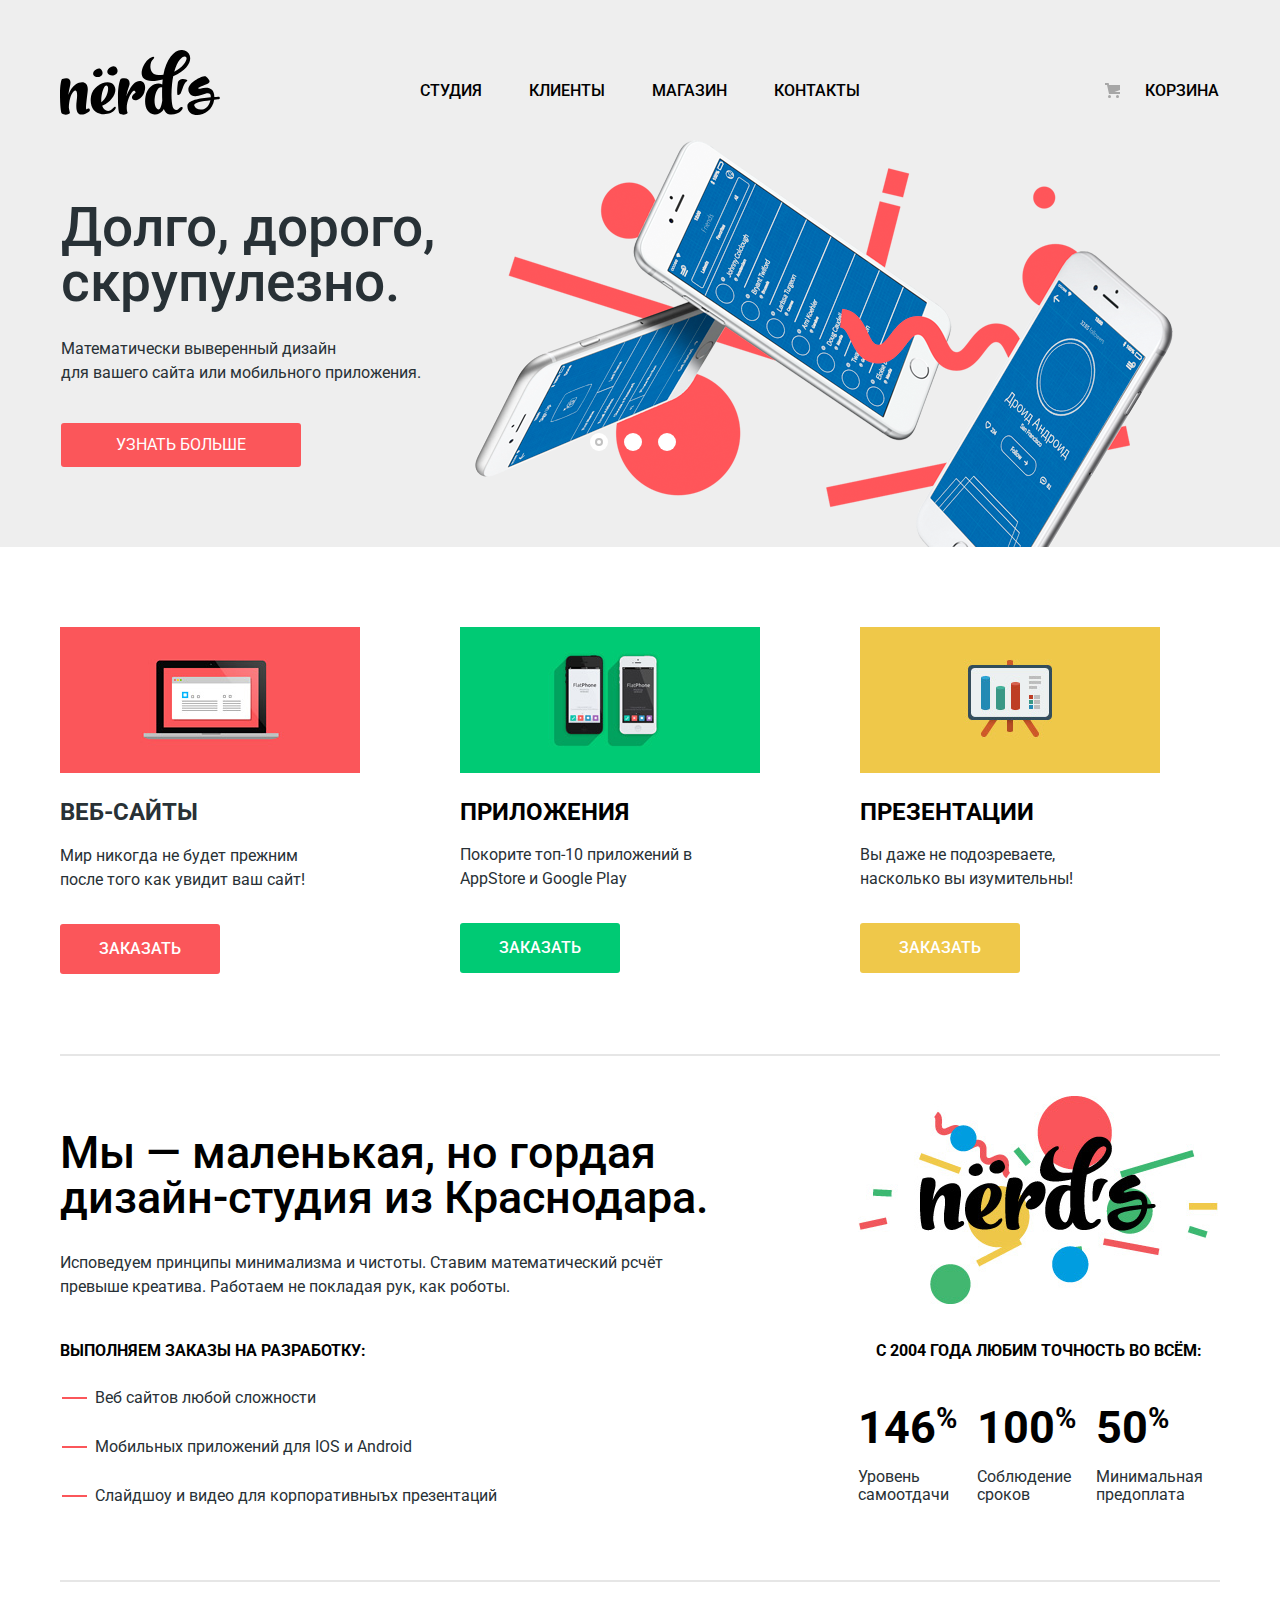
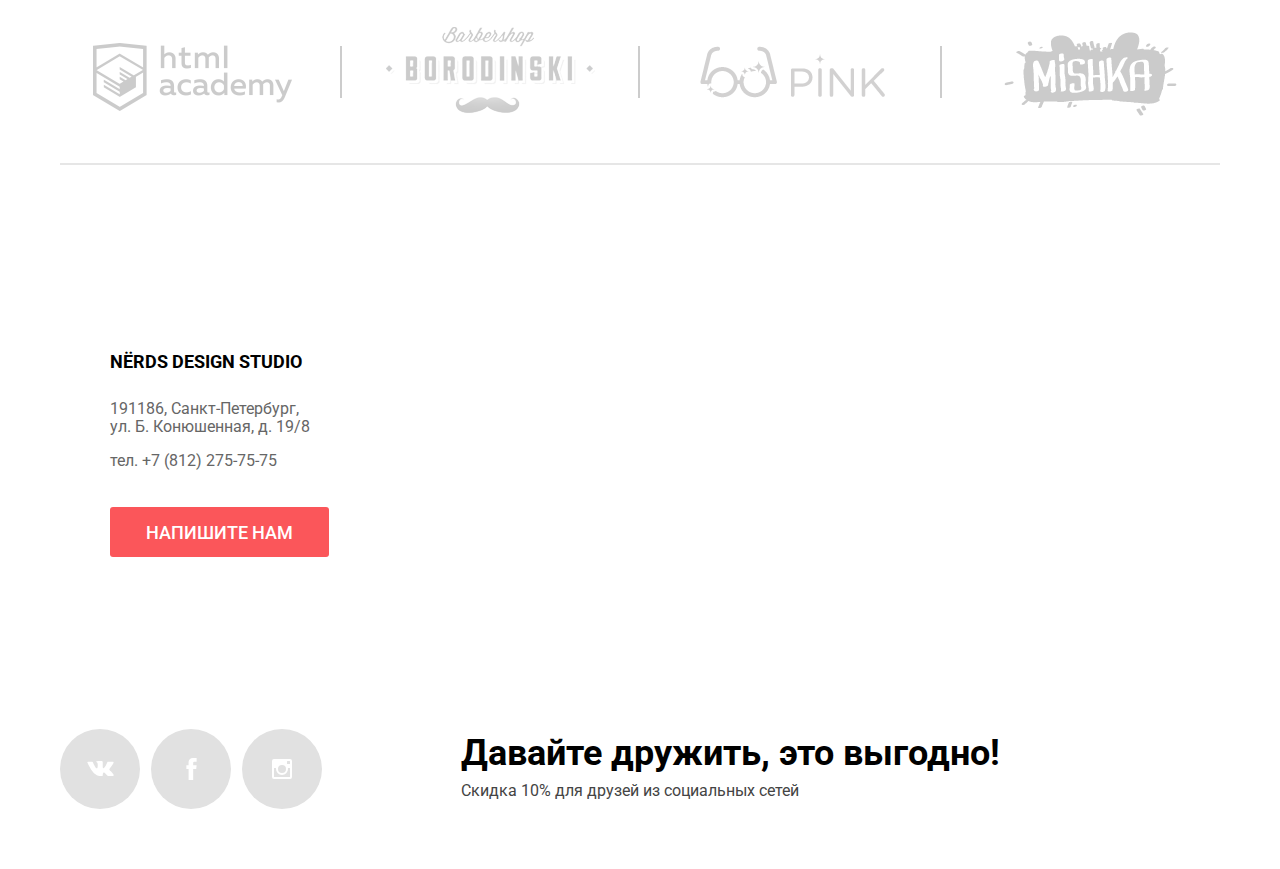
<file: index.html>
<!DOCTYPE html>
<html lang="ru">
  <head>
    <meta charset="utf-8">
    <title>HTML Academy: Нёрдс</title>
    <link href="https://fonts.googleapis.com/css?family=Roboto:100,300,400,500,700,900&amp;subset=cyrillic,cyrillic-ext,latin-ext" rel="stylesheet">
    <link href="css/normalize.css" rel="stylesheet">
    <link href="css/style.min.css" rel="stylesheet">
  </head>
  <body class="index-page">
    <header class="wrapper-header">
    <div class="main-header">
      <div class="main-container">
        <div class="wrapper">
      <div class="main-logo">
        <img class="top-logo" src="img/nerds-logo.svg" alt="Логотип дизайн студии нрёрдс" width="160" height="65" >
	  </div>
    <nav class="main-nav" aria-label="Основное меню навигации">
      <ul class="site-navigation">
        <li class="site-navigation-list">
          <a href="#">СТУДИЯ</a>
        </li>
          <li class="site-navigation-list">
            <a href="#">КЛИЕНТЫ</a>
          </li>
          <li class="site-navigation-list">
            <a href="catalog.html">МАГАЗИН</a>
          </li>
          <li class="site-navigation-list">
            <a href="#">КОНТАКТЫ</a>
          </li> 
        </ul>
		  <ul class="user-navigation">
            <li><a class="user-navigation-list" href="#" aria-label="корзина с вашими покупками">КОРЗИНА</a></li>
          </ul>
      </nav>
        </div>
      <div class="page-title">
        <h1 class="visually-hidden">Нёрдс - дизайн студия из Краснодара</h1>
      </div>
      <section class="slider">
      <div class="container">
        <h2 class="visually-hidden">Преимущества</h2>
        <input class="visually-hidden" type="radio" id="product-1" name="toggle" checked>
        <input class="visually-hidden" type="radio" id="product-2" name="toggle">
        <input class="visually-hidden" type="radio" id="product-3" name="toggle">
        <div class="slider-controls">
          <label class="slider-controls-item slider-controls-item--1" for="product-1">Первый</label>
          <label class="slider-controls-item slider-controls-item--2" for="product-2">Второй</label>
          <label class="slider-controls-item slider-controls-item--3" for="product-3">Третий</label>
        </div>
        <ul class="slider-list">
          <li class="slider-item">
            <h3>Долго, дорого,<br> скрупулезно.</h3>
            <p>Математически выверенный дизайн<br> для вашего сайта или мобильного приложения.</p>
            <a class="slider-item-button button" href="#">УЗНАТЬ БОЛЬШЕ</a>
          </li>
          <li class="slider-item">
            <h3>Любим математику как никто другой</h3>
            <p>Никакого креатива, только математические формулы для расчета идеальных пропорций.</p>
            <a class="slider-item-button button" href="#">УЗНАТЬ БОЛЬШЕ</a>
          </li>
          <li class="slider-item">
            <h3>Только ночь,<br> только хардкор</h3>
            <p>Работать днем, как все? Мы против этого.<br> Ближе к полуночи работа только начинается.</p>
            <a class="slider-item-button button" href="#">УЗНАТЬ БОЛЬШЕ</a>
          </li>
        </ul>  
      </div>
    </section>
      </div>
      </div>
    </header>
	  <main class="main-container">
        <section class="our-service">
          <div class="service-item">
            <img class="servise-item-red" src="img/illustration-red.jpg" alt="Веб-сайты" width="300" height="146">
            <h2 class="service-title">ВЕБ-САЙТЫ</h2>
            <p>Мир никогда не будет прежним <br> после того как увидит ваш сайт!</p>
            <div class="btn btn-service-red">
            <a class="service-link" href="catalog.html" aria-label="Заказать Веб сайт">ЗАКАЗАТЬ</a>
            </div>
          </div>
		  <div class="service-item">
            <img class="service-item-green" src="img/illustration-green.jpg" alt="Приложения" width="300" height="146">
            <h2 class="servise-title">ПРИЛОЖЕНИЯ</h2>
            <p>Покорите топ-10 приложений в<br> AppStore и Google Play</p>
            <div class="btn btn-service-green">
            <a class="service-link" href="#" aria-label="Заказать приложение">ЗАКАЗАТЬ</a>
            </div>
          </div>
          <div class="service-item">
            <img class="servise-item-yellow" src="img/illustration-yellow.jpg" alt="Призентации" width="300" height="146">
            <h2 class="servise-title">ПРEЗЕНТАЦИИ</h2>
            <p>Вы даже не подозреваете,<br> насколько вы изумительны!</p>
            <div class="btn btn-service-yellow">
            <a class="service-link" href="#" aria-label="Заказать призентацию">ЗАКАЗАТЬ</a>
          </div>
          </div>
        </section>
        <hr class="long-line-center">
         <div class="studio-wrapper"> 
          <div class="studio-info">
            <p class="studio-info-title"><span class="slogan">Мы &#8212; маленькая, но гордая <br>дизайн-студия из Краснодара.</span></p>
            <p class="lead-info">Исповедуем принципы минимализма и чистоты.
                  Ставим математический рсчёт <br> превыше креатива. Работаем не покладая рук,
                  как роботы.</p>
            <h3 class="studio-info-label">ВЫПОЛНЯЕМ ЗАКАЗЫ НА РАЗРАБОТКУ:</h3>
              <ul class="studio-info-service">
                <li class="studio-service">Веб сайтов любой сложности</li>
                <li class="studio-service">Мобильных приложений для IOS и Android</li>
                <li class="studio-service">Слайдшоу и видео для корпоративныъх презентаций</li>  
              </ul>
           </div>
             <div class="features">
               <div class="big-logo">
                 <img class="big-logo-neards" src="img/nerds-illustration.jpg" alt="второй логотип студии нёрдс" width="360" height="208">
               </div>
                 <h3 class="title-feautures">С 2004 ГОДА ЛЮБИМ ТОЧНОСТЬ ВО ВСЁМ:</h3>
               <div class="features-item-wrapper">
               <div class="features-item">
                 <span class="feauteres-percent">146<sup>%</sup></span>
                 <p>Уровень самоотдачи</p>
               </div>
               <div class="features-item">
                 <span class="feauteres-percent">100<sup>%</sup></span>
                 <p>Соблюдение сроков</p>
               </div>
               <div class="features-item">
                 <span class="feauteres-percent">50<sup>%</sup></span>
                 <p>Минимальная предоплата</p>
               </div>
            </div>
           </div>
        </div>
          <hr class="long-line">
            <div class="clients">
              <div class="clients-item clients-academy">
                <a class="client" href="https://htmlacademy.ru/intensive/htmlcss">
                  <img src="img/logo-academy.png" alt="Наш клиент HTML Academy интерактивные онлайн курсы" width="199" height="68">
                </a>
              </div>
              <div class="clients-item clients-barbershop">
                <a class="client client-barbershop" href="#">
                  <img src="img/logo-barbershop.png" alt="Наш клиент Barbershop Borodinski мужской салон красоты" width="209" height="90">
                </a>
              </div>
              <div class="clients-item clients-pink">
                <a class="client" href="#">
                  <img src="img/logo-pink.png" alt="Наш клиент Pink приложения для ваших смартфонов" width="185" height="52">
                </a>
              </div>
              <div class="clients-item clients-mishka">
                <a class="client" href="#">
                  <img src="img/logo-mishka.png" alt="Наш клиент Mishka милые штучки ручной работы для дома " width="173" height="84">
                </a>
              </div>
            </div> 
      <hr class="long-line-bottom">
    </main>
     <section class="contacts-map">
       <div class="main-container map-container">
         <div class="our-adress">
           <h2 class="title-our-adress">NЁRDS DESIGN STUDIO</h2>
           <p>191186, Санкт-Петербург,<br>
             ул. Б. Конюшенная, д. 19/8</p>
           <p>тел. +7 (812) 275-75-75</p>
           <div class="write write-us-btn">
             <a class="write-us" href="feedbackform.html">НАПИШИТЕ НАМ</a>
           </div>
         </div>
       </div>
       <iframe src="https://www.google.com/maps/embed?pb=!1m18!1m12!1m3!1d1998.6395928114125!2d30.32394697022228!3d59.93812238242154!2m3!1f0!2f0!3f0!3m2!1i1024!2i768!4f13.1!3m3!1m2!1s0x4696310fca5ba729%3A0xea9c53d4493c879f!2z0JHQvtC70YzRiNCw0Y8g0JrQvtC90Y7RiNC10L3QvdCw0Y8g0YPQuy4sIDE5LCDQodCw0L3QutGCLdCf0LXRgtC10YDQsdGD0YDQsywgMTkxMTg2!5e0!3m2!1sru!2sru!4v1536041090232" width="4000" height="416" style="border:0" allowfullscreen></iframe>
       <img class="visually-hidden" src="img/map-img.jpg" alt="Офис компании по адресу ул. Большая Конюшенная 19/8, Санкт-Петербург" width="1440" height="416">
       <div class="marker-map"></div>
    </section>
    <footer class="main-container">
      <div class="social">
           <ul class="social-button">
                   <li><a class="social-btn social-btn-vk" href="#">ВКонакте<svg xmlns="http://www.w3.org/2000/svg" width="27" height="15" viewBox="0 0 26.14 14.91">
          <path d="M26 13.47l-.09-.17a13.55 13.55 0 0 0-2.6-3q-.87-.83-1.1-1.12A1 1 0 0 1 22 8a10.27 10.27 0 0 1 1.22-1.78l.88-1.16q2.35-3.13 2-4L26 .94a.8.8 0 0 0-.4-.22 2.14 2.14 0 0 0-.87 0h-3.92a.51.51 0 0 0-.27 0h-.3a.6.6 0 0 0-.15.14.93.93 0 0 0-.14.24 22.22 22.22 0 0 1-1.46 3.06q-.5.84-.93 1.46a7 7 0 0 1-.71.91 4.94 4.94 0 0 1-.52.47q-.23.18-.35.15l-.23-.05a.9.9 0 0 1-.31-.33 1.49 1.49 0 0 1-.16-.53v-.55-.65-.57-1.12-1-.75a3.14 3.14 0 0 0 0-.62 2.12 2.12 0 0 0-.14-.44.73.73 0 0 0-.28-.33 1.57 1.57 0 0 0-.46-.18A9 9 0 0 0 12.57 0a8.93 8.93 0 0 0-3.25.33 1.83 1.83 0 0 0-.52.41q-.25.3-.07.33a1.67 1.67 0 0 1 1.16.59l.08.16a2.6 2.6 0 0 1 .19.63 6.32 6.32 0 0 1 .12 1 10.59 10.59 0 0 1 0 1.7q-.07.71-.13 1.1a2.21 2.21 0 0 1-.18.64 2.69 2.69 0 0 1-.16.3l-.07.07a1 1 0 0 1-.37.07.86.86 0 0 1-.46-.19 3.27 3.27 0 0 1-.56-.52 7 7 0 0 1-.66-.93q-.37-.6-.76-1.42l-.22-.39q-.2-.38-.56-1.11t-.62-1.43A.9.9 0 0 0 5.2.9h-.07a.93.93 0 0 0-.22-.16A1.44 1.44 0 0 0 4.6.65L.87.68A1 1 0 0 0 .1.94L0 1a.44.44 0 0 0 0 .22 1.08 1.08 0 0 0 .08.37Q.9 3.53 1.86 5.31t1.66 2.87Q4.23 9.27 5 10.24t1 1.24l.37.41.34.33a8.06 8.06 0 0 0 1 .78 16.34 16.34 0 0 0 1.4.9 7.6 7.6 0 0 0 1.79.72 6.19 6.19 0 0 0 2 .22h1.57a1.08 1.08 0 0 0 .72-.3l.05-.07a.9.9 0 0 0 .1-.25 1.38 1.38 0 0 0 0-.37 4.48 4.48 0 0 1 .09-1.05 2.77 2.77 0 0 1 .23-.71 1.74 1.74 0 0 1 .29-.4 1.19 1.19 0 0 1 .23-.2h.11a.86.86 0 0 1 .77.21 4.52 4.52 0 0 1 .83.79q.39.47.93 1.05a6.41 6.41 0 0 0 1 .87l.27.16a3.31 3.31 0 0 0 .71.3 1.53 1.53 0 0 0 .76.07l3.48-.05a1.58 1.58 0 0 0 .8-.17.68.68 0 0 0 .34-.37 1.06 1.06 0 0 0 0-.46 1.71 1.71 0 0 0-.1-.36z" fill="#fff">
          </path>
        </svg></a></li>
             <li><a class="social-btn social-btn-fb" href="#">Facebook<svg xmlns="http://www.w3.org/2000/svg" width="19" height="22" viewBox="0 0 10.15 21.74"><path d="M3.34 1.12A4.77 4.77 0 0 1 6.53 0h3.61v3.81H7.81a1.07 1.07 0 0 0-1.09.83v2.55h3.42c-.08 1.23-.24 2.45-.41 3.67h-3v10.87H2.21V10.86H0V7.21h2.19V3.66a3.83 3.83 0 0 1 1.15-2.54z" fill="#fff"/></svg></a></li>
                   <li><a class="social-btn social-btn-ins" href="#">Instagramm<svg xmlns="http://www.w3.org/2000/svg" width="20" height="20" viewBox="0 0 20 20">
          <path d="M18 0H2a2 2 0 0 0-2 2v16a2 2 0 0 0 2 2h16a2 2 0 0 0 2-2V2a2 2 0 0 0-2-2zm-8 6a4 4 0 1 1-4 4 4 4 0 0 1 4-4zM2.5 18a.47.47 0 0 1-.5-.5V9h2.1a3.4 3.4 0 0 0-.1 1 6 6 0 1 0 12 0 3.4 3.4 0 0 0-.1-1H18v8.5a.47.47 0 0 1-.5.5zM18 4.5a.47.47 0 0 1-.5.5h-2a.47.47 0 0 1-.5-.5v-2a.47.47 0 0 1 .5-.5h2a.47.47 0 0 1 .5.5z" fill="#fff">
          </path>
        </svg></a></li>
            </ul>
          <div class="action">
            <p class="friendship"><span>Давайте дружить, это выгодно!</span></p>
            <p class="friendship-text">Скидка 10% для друзей из социальных сетей</p>
          </div>
        </div>
      </footer>
      <section class="modal modal-write-us">
               <button class="modal-close" type="button">Закрыть</button>
             <form class="appointment-form" action="https://echo.htmlacademy.ru" method="post">
                   <h2 class="form-title">Напишите нам</h2>
                   <div class="appointment-item">
                     <div>
                     <label for="name">Ваше имя:</label><br>
                     <input id="name" type="text" name="last-first-name" value="" placeholder="Имя Фамилия"><br>
                     </div>
                     <div>
                     <label for="email">Ваш e-mail:</label><br>
                     <input id="email" type="email" name="email-adress" value="" placeholder="email@example.com">
                     </div>
                   </div>
                   <div class="appointment-item">
                     <div>
                      <label for="mail-1">Текст письма:</label><br>
                      <textarea id="mail-1" name="mail" placeholder="В свободной форме" rows="10" cols="50" ></textarea>
                     </div>
                  </div>
                   <button class="form-button" type="submit">Отправить</button>
                 </form> 
          </section>
    <script src="js/script.min.js"></script>
    </body>
  </html>
</file>
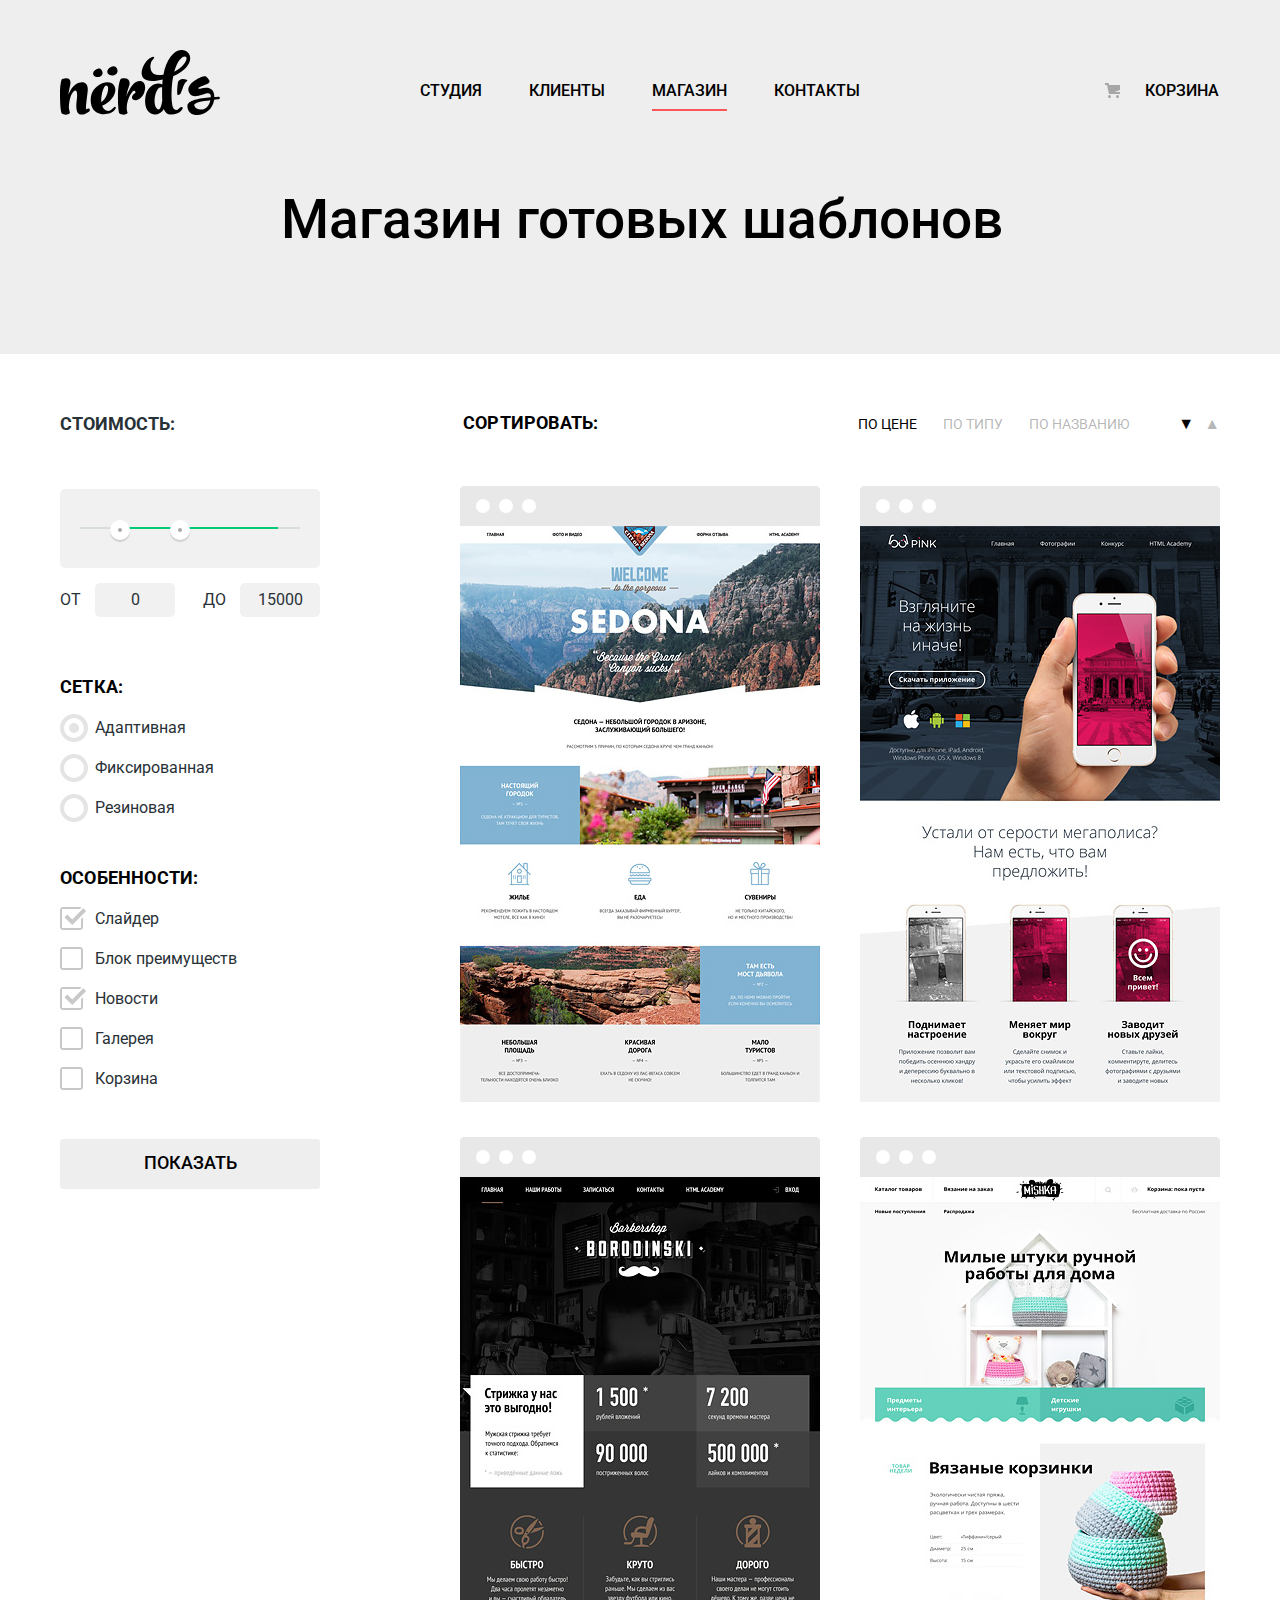
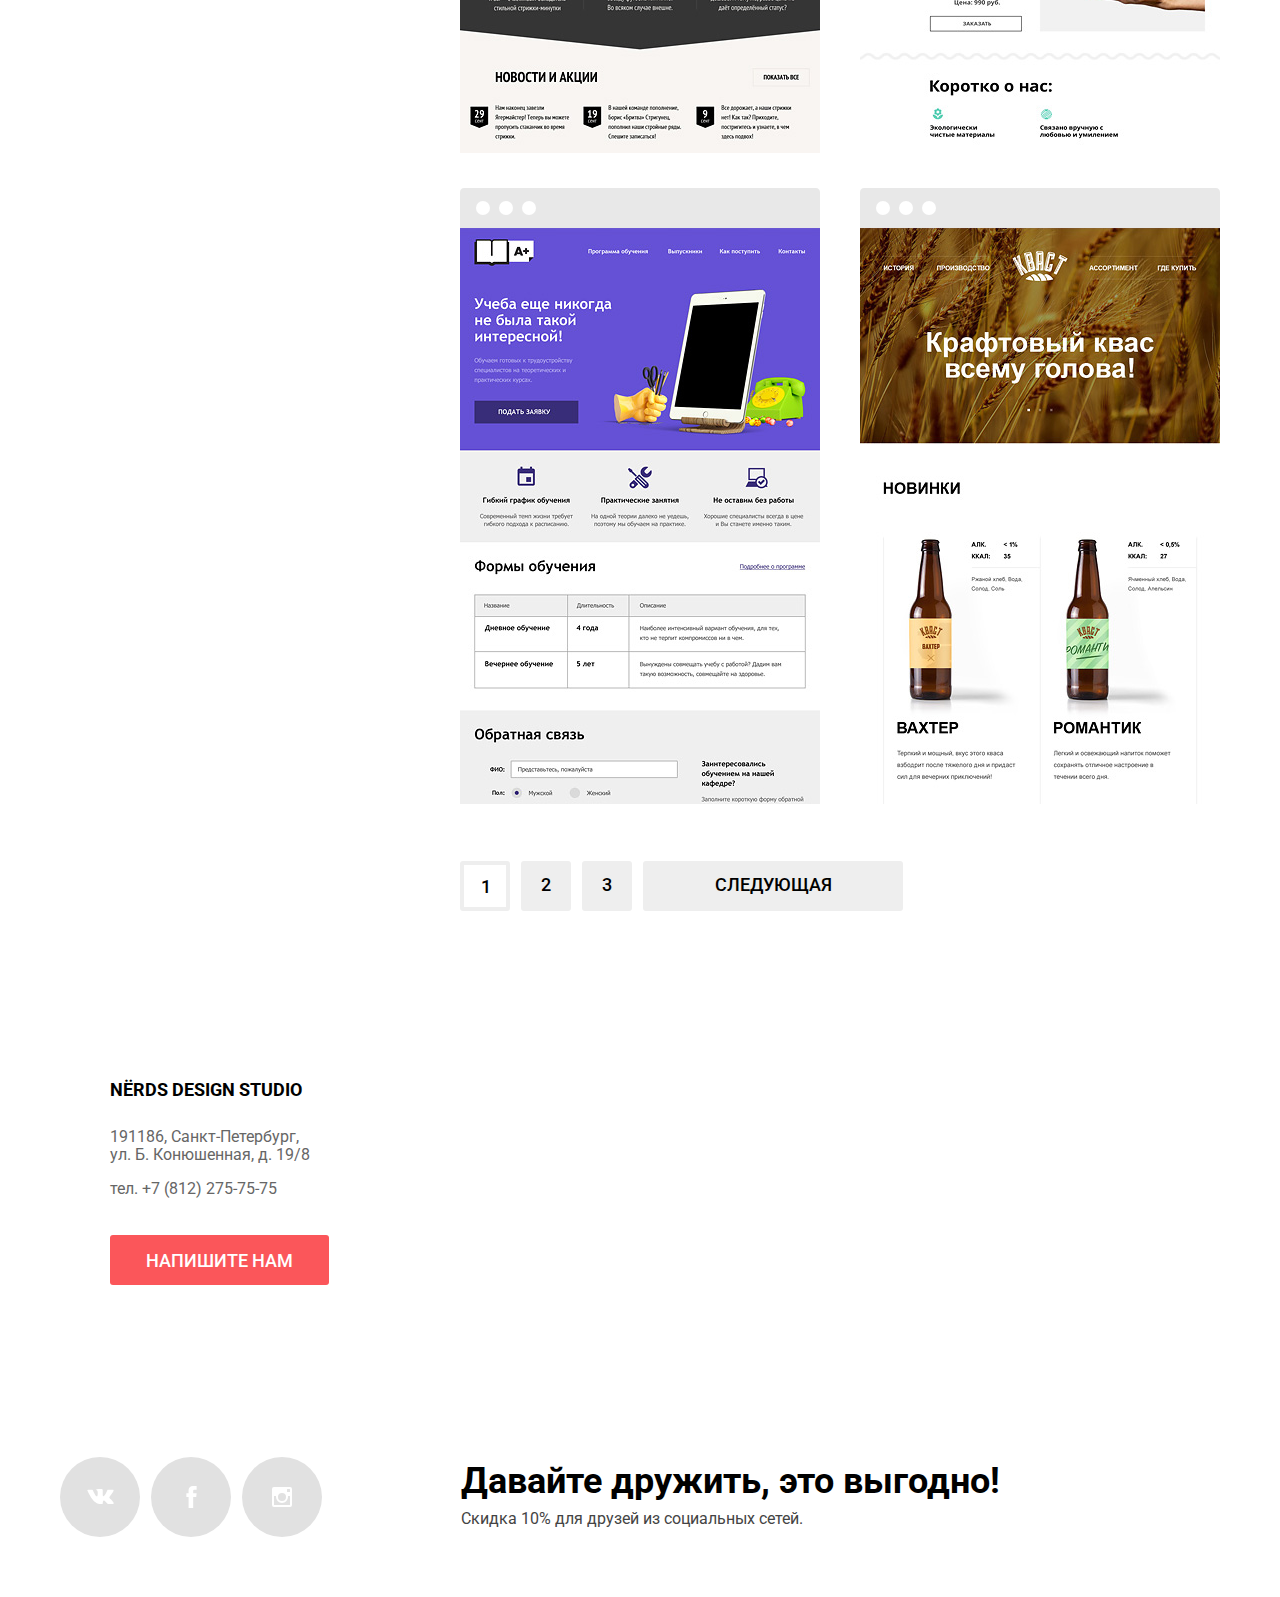
<file: catalog.html>
<!DOCTYPE html>
<html lang="ru">
  <head>
    <meta charset="utf-8">
    <title>HTML Academy: Нёрдс</title>
    <link href="https://fonts.googleapis.com/css?family=Roboto:100,300,400,500,700,900&amp;subset=cyrillic,cyrillic-ext,latin-ext" rel="stylesheet">
    <link href="css/normalize.css" rel="stylesheet">
    <link href="css/style.min.css" rel="stylesheet">
  </head>
  <body class="inner-page">
    <header class="wrapper-header">
    <div class="main-header">
      <div class="main-container">
        <div class="wrapper">
      <div class="main-logo">
        <a href="index.html" aria-label="Переход на главную страницу"><img class="top-logo" src="img/nerds-logo.svg" alt="Логотип дизайн студии нрёрдс" width="160" height="65" ></a>
	  </div>
    <nav class="main-nav" aria-label="Основное меню навигации">
      <ul class="site-navigation">
        <li class="site-navigation-list">
          <a href="#">СТУДИЯ</a>
        </li>
          <li class="site-navigation-list">
            <a href="#">КЛИЕНТЫ</a>
          </li>
          <li class="site-navigation-list site-navigation-list-active">
            <a href="catalog.html">МАГАЗИН</a>
          </li>
          <li class="site-navigation-list">
            <a href="#">КОНТАКТЫ</a>
          </li> 
        </ul>
		  <ul class="user-navigation">
            <li><a class="user-navigation-list" href="#" aria-label="корзина с вашими покупками">КОРЗИНА</a></li>
          </ul>
      </nav>
        </div>
      <div class="page-title">
        <h1 class="page-title-main">Магазин готовых шаблонов</h1>
      </div>
        </div>
      </div>
    </header>
    <main class="main-container">
      <div class="selection-form">
      <div class="select-container">
    <aside class="main-form">
    <form class="form-switch filter" action="https://echo.htmlacademy.ru" method="post" oninput="costoutput.value=cost.value" aria-label="Форма выбора пораметров заказа">
      <fieldset class="filter-item">
        <legend>СТОИМОСТЬ:</legend>
        <div class="range-filter">
          <div class="range-controls">
            <div class="scale">
              <div class="bar"></div>
            </div>
            <div class="toggle toggle-min"></div>
            <div class="toggle toggle-max"></div>
          </div>
          <div class="price-controls">
            <label class="min-price">ОТ <input name="min-price" type="text" value="0"></label>
            <label class="max-price">ДО <input name="max-price" type="text" value="15000"></label>
          </div>
        </div>
      </fieldset>
                <h2 class="form-title-switch">СЕТКА:</h2>
              <ul class="form-filter-wrapper-radio">
                <li class="filter-option">
                <input class="visually-hidden filter-input filter-input-radio" type="radio" name="grid" id="adaptive" value="adaptive" checked>
                <label for="adaptive">Адаптивная</label><br>
                </li>
                <li class="filter-option">
                <input class="visually-hidden filter-input filter-input-radio" type="radio" name="grid" id="fixed" value="fixed">
                <label for="fixed">Фиксированная</label><br>
                </li>
                <li class="filter-option">
                <input class="visually-hidden filter-input filter-input-radio" type="radio" name="grid" id="rubber" value="rubber">
                <label for="rubber">Резиновая</label>
                </li>
              </ul>
                <h2 class="form-title-switch">ОСОБЕННОСТИ:</h2>
                <ul class="form-filter-wrapper-check">
                  <li class="filter-option">
                    <input class="visually-hidden filter-input filter-input-checkbox" type="checkbox" name="slider" id="slider" checked>
                    <label for="slider">Слайдер</label><br>
                  </li>
                  <li class="filter-option">
                    <input class="visually-hidden filter-input filter-input-checkbox" type="checkbox" name="advantage" id="advantage" >
                    <label for="advantage">Блок преимуществ</label><br>
                  </li>
                  <li class="filter-option">
                    <input class="visually-hidden filter-input filter-input-checkbox" type="checkbox" name="news" id="news" checked>
                    <label for="news">Новости</label><br>
                  </li>
                  <li class="filter-option">
                    <input class="visually-hidden filter-input filter-input-checkbox" type="checkbox" name="gellary" id="gellary">
                    <label for="gellary">Галерея</label><br>
                  </li>
                  <li class="filter-option">
                    <input class="visually-hidden filter-input filter-input-checkbox" type="checkbox" name="basket" id="basket">
                    <label for="basket">Корзина</label>
                  </li> 
                </ul>
              <div class="buttom-cost">
                <button class="button-show btn-show-coast" type="submit">ПОКАЗАТЬ</button>
              </div>
          </form>
        </aside>
        <section class="product-cards">
          <div class="sorting-selections">
            <div class="price-title-box">
            <h2 class="form-title-switch price-title">СОРТИРОВАТЬ:</h2>
          </div>
          <div class="selection-type">
            <ul class="selection-list">
              <li>
                <a class="selection-link active-link" href="#">ПО ЦЕНЕ</a>
              </li>
              <li>
                <a class="selection-link" href="#">ПО ТИПУ</a>
              </li>
              <li>
                <a class="selection-link" href="#">ПО НАЗВАНИЮ</a>
              </li>
            </ul>
          </div>
            <div>
            <ul class="sorting-up-down-list">
              <li>
                <a class="sorting-up active-link" href="#">&#9660;</a>
              </li>
              <li>
                <a class="sorting-down" href="#">&#9650;</a>
              </li>
            </ul> 
            </div>
        </div>
          <div class="cards">
            <div class="cards-item cards-item-img-1">
              <div class="design-template">
                <div class="overlay"></div>
                <img class="design-template-img" src="img/img-sedona.jpg" alt="Sedona информационный сайт для туристов" width="360" height="576">
              </div>
              <div class="template template-sedona">
                <a href="#" class="template-title">SEDONA</a>
                <div class="text-wrap">
                  <p>Информационный сайт для туристов</p>
                </div>
                <div class="btn-pay-wrapper">
                  <a class="btn-pay btn-card" href="#">9 990 руб.</a>
                </div>
              </div>
            </div>
              <div class="cards-item cards-item-img-2">
                <div class="design-template">
                  <div class="overlay"></div>
                  <img class="design-template-img" src="img/img-pink.jpg" alt="Pink продуктовый лендинг приложения для iOS и Android" width="360" height="576">
                </div>
                <div class="template template-pink">
                  <a href="#" class="template-title">PINK</a>
                  <div class="text-wrap">
                    <p>Продуктовый лендинг приложений для iOS и Android</p>
                  </div>
                  <div class="btn-pay-wrapper">
                  <a class="btn-pay btn-card" href="#">9 990 руб.</a>
                  </div>
                </div>
              </div>
              <div class="cards-item cards-item-img-3">
                <div class="design-template">
                  <div class="overlay"></div>
                  <img class="design-template-img" src="img/img-barbershop.jpg" alt="Barbershop салон красоты для мужчин" width="360" height="576">
                </div>
                <div class="template template-barbershop">
                  <a href="#" class="template-title">BARBERSHOP</a>
                  <div class="text-wrap">
                    <p>Салон красоты.<br> Для мужчин, да.</p>
                  </div>
                  <div class="btn-pay-wrapper">
                  <a class="btn-pay btn-card" href="#">9 990 руб.</a>
                </div>
              </div>
            </div>
              <div class="cards-item cards-item-img-4">
                <div class="design-template">
                  <div class="overlay"></div>
                  <img class="design-template-img" src="img/img-mishka.jpg" alt="Mishka интернет-магазин вязаных игрушек" width="360" height="576">
                </div>
                <div class="template template-mishka">
                  <a href="#" class="template-title">MISHKA</a>
                  <div class="text-wrap">
                    <p>Интернет-магазин<br> вязаных игрушек</p>
                  </div>
                <div class="btn-pay-wrapper">
                  <a class="btn-pay btn-card" href="#">9 990 руб.</a>
                </div>
              </div>
            </div>
              <div class="cards-item cards-item-img-5">
            <div class="design-template">
              <div class="overlay"></div>
              <img class="design-template-img" src="img/img-aplus.jpg" alt="A Plus лендинг курсов повышения квалификации" width="360" height="576">
            </div>
            <div class="template template-aplus">
              <a href="#" class="template-title">A PLUS</a>
              <div class="text-wrap">
                <p>Лендинг курсов повышения квалификации</p>
              </div>
              <div class="btn-pay-wrapper">
                <a class="btn-pay btn-card" href="#">9 990 руб.</a>
              </div>
            </div>
          </div>
            <div class="cards-item cards-item-img-6">
                <div class="design-template">
                  <div class="overlay"></div>
                  <img class="design-template-img" src="img/img-kvast.jpg" alt="Кваст промо-сайт призводителя крафтового кваса" width="360" height="576">
                </div>
                <div class="template template-kvast">
                  <a href="#" class="template-title">КВАСТ</a>
                  <div class="text-wrap">
                    <p>Промо-сайт призводителя крафтового кваса</p>
                  </div>
                  <div class="btn-pay-wrapper">
                    <a class="btn-pay btn-card" href="#">9 990 руб.</a>
                  </div>
                </div>
              </div> 
            </div>
            <div class="pagination">
              <ul class="pagination-list">
                <li class="pagination-item pagination-item-current"><a href="#">1</a></li>
                <li class="pagination-item"><a href="#">2</a></li>
                <li class="pagination-item"><a href="#">3</a></li>
                <li class="pagination-item pagination-item-next"><a href="#">СЛЕДУЮЩАЯ</a></li>
              </ul>
            </div>
          </section>
          </div>
        </div>
      </main>
    <section class="contacts-map">
      <div class="main-container map-container">
        <div class="our-adress">
          <h2 class="title-our-adress">NЁRDS DESIGN STUDIO</h2>
          <p>191186, Санкт-Петербург,<br>
            ул. Б. Конюшенная, д. 19/8</p>
          <p>тел. +7 (812) 275-75-75</p>
          <div class="write write-us-btn">
            <a class="write-us" href="feedbackform.html">НАПИШИТЕ НАМ</a>
          </div>
        </div>
      </div>
      <iframe src="https://www.google.com/maps/embed?pb=!1m18!1m12!1m3!1d1998.6395928114125!2d30.32394697022228!3d59.93812238242154!2m3!1f0!2f0!3f0!3m2!1i1024!2i768!4f13.1!3m3!1m2!1s0x4696310fca5ba729%3A0xea9c53d4493c879f!2z0JHQvtC70YzRiNCw0Y8g0JrQvtC90Y7RiNC10L3QvdCw0Y8g0YPQuy4sIDE5LCDQodCw0L3QutGCLdCf0LXRgtC10YDQsdGD0YDQsywgMTkxMTg2!5e0!3m2!1sru!2sru!4v1536041090232" width="4000" height="416" style="border:0" allowfullscreen></iframe>
      <img class="visually-hidden" src="img/map-img.jpg" alt="Офис компании по адресу ул. Большая Конюшенная 19/8, Санкт-Петербург" width="1440" height="416">
      <div class="marker-map"></div>
    </section>
    <footer class="main-container">
      <div class="social">
        <ul class="social-button">
          <li><a class="social-btn social-btn-vk" href="#">ВКонакте<svg xmlns="http://www.w3.org/2000/svg" width="27" height="15" viewBox="0 0 26.14 14.91">
          <path d="M26 13.47l-.09-.17a13.55 13.55 0 0 0-2.6-3q-.87-.83-1.1-1.12A1 1 0 0 1 22 8a10.27 10.27 0 0 1 1.22-1.78l.88-1.16q2.35-3.13 2-4L26 .94a.8.8 0 0 0-.4-.22 2.14 2.14 0 0 0-.87 0h-3.92a.51.51 0 0 0-.27 0h-.3a.6.6 0 0 0-.15.14.93.93 0 0 0-.14.24 22.22 22.22 0 0 1-1.46 3.06q-.5.84-.93 1.46a7 7 0 0 1-.71.91 4.94 4.94 0 0 1-.52.47q-.23.18-.35.15l-.23-.05a.9.9 0 0 1-.31-.33 1.49 1.49 0 0 1-.16-.53v-.55-.65-.57-1.12-1-.75a3.14 3.14 0 0 0 0-.62 2.12 2.12 0 0 0-.14-.44.73.73 0 0 0-.28-.33 1.57 1.57 0 0 0-.46-.18A9 9 0 0 0 12.57 0a8.93 8.93 0 0 0-3.25.33 1.83 1.83 0 0 0-.52.41q-.25.3-.07.33a1.67 1.67 0 0 1 1.16.59l.08.16a2.6 2.6 0 0 1 .19.63 6.32 6.32 0 0 1 .12 1 10.59 10.59 0 0 1 0 1.7q-.07.71-.13 1.1a2.21 2.21 0 0 1-.18.64 2.69 2.69 0 0 1-.16.3l-.07.07a1 1 0 0 1-.37.07.86.86 0 0 1-.46-.19 3.27 3.27 0 0 1-.56-.52 7 7 0 0 1-.66-.93q-.37-.6-.76-1.42l-.22-.39q-.2-.38-.56-1.11t-.62-1.43A.9.9 0 0 0 5.2.9h-.07a.93.93 0 0 0-.22-.16A1.44 1.44 0 0 0 4.6.65L.87.68A1 1 0 0 0 .1.94L0 1a.44.44 0 0 0 0 .22 1.08 1.08 0 0 0 .08.37Q.9 3.53 1.86 5.31t1.66 2.87Q4.23 9.27 5 10.24t1 1.24l.37.41.34.33a8.06 8.06 0 0 0 1 .78 16.34 16.34 0 0 0 1.4.9 7.6 7.6 0 0 0 1.79.72 6.19 6.19 0 0 0 2 .22h1.57a1.08 1.08 0 0 0 .72-.3l.05-.07a.9.9 0 0 0 .1-.25 1.38 1.38 0 0 0 0-.37 4.48 4.48 0 0 1 .09-1.05 2.77 2.77 0 0 1 .23-.71 1.74 1.74 0 0 1 .29-.4 1.19 1.19 0 0 1 .23-.2h.11a.86.86 0 0 1 .77.21 4.52 4.52 0 0 1 .83.79q.39.47.93 1.05a6.41 6.41 0 0 0 1 .87l.27.16a3.31 3.31 0 0 0 .71.3 1.53 1.53 0 0 0 .76.07l3.48-.05a1.58 1.58 0 0 0 .8-.17.68.68 0 0 0 .34-.37 1.06 1.06 0 0 0 0-.46 1.71 1.71 0 0 0-.1-.36z" fill="#fff">
          </path>
        </svg></a></li>
                   <li><a class="social-btn social-btn-fb" href="#">Facebook<svg xmlns="http://www.w3.org/2000/svg" width="19" height="22" viewBox="0 0 10.15 21.74"><path d="M3.34 1.12A4.77 4.77 0 0 1 6.53 0h3.61v3.81H7.81a1.07 1.07 0 0 0-1.09.83v2.55h3.42c-.08 1.23-.24 2.45-.41 3.67h-3v10.87H2.21V10.86H0V7.21h2.19V3.66a3.83 3.83 0 0 1 1.15-2.54z" fill="#fff"/></svg></a></li>
                   <li><a class="social-btn social-btn-ins" href="#">Instagramm<svg xmlns="http://www.w3.org/2000/svg" width="20" height="20" viewBox="0 0 20 20">
          <path d="M18 0H2a2 2 0 0 0-2 2v16a2 2 0 0 0 2 2h16a2 2 0 0 0 2-2V2a2 2 0 0 0-2-2zm-8 6a4 4 0 1 1-4 4 4 4 0 0 1 4-4zM2.5 18a.47.47 0 0 1-.5-.5V9h2.1a3.4 3.4 0 0 0-.1 1 6 6 0 1 0 12 0 3.4 3.4 0 0 0-.1-1H18v8.5a.47.47 0 0 1-.5.5zM18 4.5a.47.47 0 0 1-.5.5h-2a.47.47 0 0 1-.5-.5v-2a.47.47 0 0 1 .5-.5h2a.47.47 0 0 1 .5.5z" fill="#fff">
          </path>
        </svg></a></li>
                 </ul>
               <div class="action">
                 <p class="friendship"><span>Давайте дружить, это выгодно!</span></p>
                 <p class="friendship-text">Скидка 10% для друзей из социальных сетей.</p>
               </div>
             </div>
           </footer>
           <section class="modal modal-write-us">
               <button class="modal-close" type="button">Закрыть</button>
             <form class="appointment-form" action="https://echo.htmlacademy.ru" method="post">
                   <h2 class="form-title">Напишите нам</h2>
                <div class="appointment-item">
                  <div>
                    <label for="name">Ваше имя:</label><br>
                    <input id="name" type="text" name="last-first-name" value="" placeholder="Имя Фамилия"><br>
                  </div>
                     <div>
                     <label for="email">Ваш e-mail:</label><br>
                     <input id="email" type="email" name="email-adress" value="" placeholder="email@example.com">
                     </div>
                   </div>
                   <div class="appointment-item">
                     <div>
                        <label for="mail-1">Текст письма:</label><br>
                        <textarea id="mail-1" name="mail" placeholder="В свободной форме" rows="10" cols="50" ></textarea>
                     </div>
                  </div>
                   <button class="form-button" type="submit">Отправить</button>
                 </form> 
          </section>
          <script src="js/script.min.js"></script>
         </body>
       </html>
</file>
<file: css/style.min.css>
body{margin:0;padding:0;font-family:'Roboto','Arial',sans-serif;font-size:16px;line-height:24px;font-weight:normal;color:#283136;background-color:#fff}a{text-decoration:none}img{max-width:100%;height:auto}.visually-hidden:not(:focus):not(:active),input[type="checkbox"].visually-hidden,input[type="radio"].visually-hidden{position:absolute;width:1px;height:1px;margin:-1px;border:0;padding:0;white-space:nowrap;-webkit-clip-path:inset(100%);clip-path:inset(100%);clip:rect(0 0 0 0);overflow:hidden}.wrapper-header{margin:0 auto;background-color:#eee}.main-header{background-color:#eee;padding-top:50px}.index-page .main-header{margin-bottom:80px}.inner-page .main-header{padding-bottom:70px;margin-bottom:34px}.main-container{width:1160px;margin:0 auto;padding-right:20px;padding-left:20px;padding-bottom:0;display:-webkit-box;display:-ms-flexbox;display:flex;-ms-flex-wrap:wrap;flex-wrap:wrap;-webkit-box-align:baseline;-ms-flex-align:baseline;align-items:baseline;-webkit-box-pack:center;-ms-flex-pack:center;justify-content:center}.wrapper{width:1200px;margin-right:0;display:-webkit-box;display:-ms-flexbox;display:flex;-webkit-box-align:end;-ms-flex-align:end;align-items:flex-end;-webkit-box-pack:justify;-ms-flex-pack:justify;justify-content:space-between}.inner-page .wrapper{margin-bottom:50px}.main-logo{margin-right:147px}.top-logo:hover{opacity:.8}.top-logo:active{opacity:.3}.main-nav{display:-webkit-box;display:-ms-flexbox;display:flex;-webkit-box-pack:justify;-ms-flex-pack:justify;justify-content:space-between;font-size:16px;line-height:30px;font-weight:500;color:#000}.site-navigation{width:440px;margin-right:235px;padding-left:0;display:-webkit-box;display:-ms-flexbox;display:flex;-ms-flex-wrap:wrap;flex-wrap:wrap;-webkit-box-pack:justify;-ms-flex-pack:justify;justify-content:space-between;list-style:none}.site-navigation a,.user-navigation a{color:#000}.site-navigation-list-active a{border-bottom:2px solid #fb565a;padding-bottom:9px}.site-navigation a:hover,.user-navigation a:hover{color:#fb565a}.site-navigation a:active,.user-navigation a:active{color:rgba(0,0,0,0.3)}.user-navigation{display:-webkit-box;display:-ms-flexbox;display:flex;-ms-flex-wrap:wrap;flex-wrap:wrap;width:125px;padding-left:0;list-style:none}.user-navigation li:first-child{margin-right:40px}.user-navigation-list{padding-left:50px;position:relative}.user-navigation-list::before{content:"";position:absolute;width:15px;height:15px;top:2px;left:10px;background-image:url("../img/cart-icon.svg");background-repeat:no-repeat;background-position:0 0}.container{width:1144px;margin:0 auto;padding:0;-webkit-box-sizing:border-box;box-sizing:border-box}.slider{position:relative;margin-right:35px;margin-left:20px;background-color:#eee}.slider-controls{position:absolute;left:50%;bottom:104px;z-index:100;width:160px;height:18px;text-align:center;font-size:0;-webkit-transform:translateX(-50%);-ms-transform:translateX(-50%);transform:translateX(-50%)}.slider-controls label{position:relative;display:inline-block;width:18px;height:18px;padding:8px;border-radius:50%;cursor:pointer}.slider-controls label::after{content:"";position:absolute;top:8px;left:8px;z-index:1;width:18px;height:18px;background:#fff;border-radius:50%}.slider-list{margin:0;padding:0;list-style:none}.slider-item{display:none;padding:78px 0 80px 0;background-color:#eee}.slider-item:nth-child(1){background-image:url("../img/slide1.png");background-repeat:no-repeat;background-position:93% 18px}.slider-item:nth-child(2){background-image:url("../img/slide2.png");background-repeat:no-repeat;background-position:100% 0}.slider-item:nth-child(3){background-image:url("../img/slide3.png");background-repeat:no-repeat;background-position:100% 20px}#product-1:checked ~ .slider-list .slider-item:nth-child(1){display:block}#product-2:checked ~ .slider-list .slider-item:nth-child(2){display:block}#product-3:checked ~ .slider-list .slider-item:nth-child(3){display:block}#product-1:checked ~ .slider-controls .slider-controls-item--1::before,#product-2:checked ~ .slider-controls .slider-controls-item--2::before,#product-3:checked ~ .slider-controls .slider-controls-item--3::before{content:"";position:absolute;left:50%;top:50%;z-index:2;width:4px;height:4px;margin:-4px;background-color:inherit;border:2px solid #c1c1c1;border-radius:50%}.slider-item h3{max-width:600px;margin:0;margin-bottom:27px;font-size:55px;line-height:55px;font-weight:500}.slider-item p{max-width:430px;margin:0;margin-bottom:38px}.button{display:block;width:240px;padding:13px 0;font-size:16px;line-height:18px;color:#fff;text-transform:uppercase;text-align:center;text-decoration:none;background-color:#fb565a;border-radius:3px;border:0}.button:hover,.button:focus{background-color:#e74246}.button:active{background-color:#d7373b;color:rgba(255,255,255,0.3);-webkit-box-shadow:0 3px rgba(0,0,0,0.1) inset;box-shadow:0 3px rgba(0,0,0,0.1) inset}.page-title{margin-left:49PX;margin-bottom:110}.main-content{margin:0 auto;width:1200px;padding:0 auto}.our-service{width:1160px;margin-bottom:40px;padding-left:0;display:-webkit-box;display:-ms-flexbox;display:flex;-ms-flex-wrap:wrap;flex-wrap:wrap;-ms-flex-pack:distribute;justify-content:space-around}.service-item:not(:nth-child(3n)){margin-right:100px;margin-bottom:40px}.service-item:nth-child(3n){margin-right:60px}.service-item p{margin-bottom:32px}.servise-title{margin:15px 0;margin-top:17px;font-size:24px;font-weight:bold;line-height:30px;color:#000}.btn{display:table-cell;width:160px;height:50px;color:#fff;text-align:center;border-radius:3px;vertical-align:middle}.btn-service-red{background-color:#fb565a}.btn-service-red:hover{background-color:#e74246}.btn-service-red:active{background-color:#d7373b}.btn-service-green{background-color:#00ca74}.btn-service-green:hover{background-color:#00bc6c}.btn-service-green:active{background-color:#00aa62}.btn-service-yellow{background-color:#efc84a}.btn-service-yellow:hover{background-color:#eab534}.btn-service-yellow:active{background-color:#e5a722}.service-link{color:#fff;font-size:16px;font-weight:500;line-height:18px}.service-link:hover{color:#fff}.service-link:active{color:rgba(255,255,255,0.3)}.studio-wrapper{width:1160px;margin-bottom:20px;display:-webkit-box;display:-ms-flexbox;display:flex;-ms-flex-wrap:no-wrap;flex-wrap:no-wrap}.studio-info{margin-right:149px;padding-top:20px}.studio-info-title{margin-top:14px;margin-bottom:31px}.slogan{width:660px;font-size:45px;font-weight:500;line-height:45px;white-space:pre;color:#000;-webkit-box-sizing:border-box;box-sizing:border-box}.lead-info{width:610px;margin-bottom:40px}.studio-info-label{margin-bottom:23px;font-size:16px;line-height:24px;font-weight:bold;color:#000}.studio-info-service{padding-left:0;list-style:none}.studio-service{position:relative;padding-left:35px}.studio-service::before{content:"";position:absolute;top:11px;left:2px;width:25px;height:2px;background-color:#fb565a}.studio-service:not(:last-child){margin-bottom:25px}.features{width:360px;padding-bottom:40px;line-height:18px}.big-logo{margin-bottom:15px}.title-feautures{display:inline-block;margin-bottom:40px;padding-left:18px;font-size:16px;line-height:24px;font-weight:bold;color:#000}.features-item-wrapper{width:345.5px;display:-webkit-box;display:-ms-flexbox;display:flex;margin-right:40px}.features-item{line-height:18px;color:#283136}.feauteres-percent{display:block;margin-bottom:35px;margin-right:20px;padding-top:20px;font-size:45px;line-height:10px;font-weight:bold;color:#000}.feauteres-percent sup{font-size:65%}.long-line{position:relative;width:1160px;margin:0;margin-bottom:45px;border:solid 1px;opacity:.2}.long-line-center{width:1160px;margin:0;margin-bottom:40px;border:solid 1px;opacity:.2}.long-line-bottom{width:1160px;margin:0;margin-bottom:80px;border:solid 1px;opacity:.2}.clients{display:-webkit-box;display:-ms-flexbox;display:flex;-ms-flex-wrap:wrap;flex-wrap:wrap;-webkit-box-pack:justify;-ms-flex-pack:justify;justify-content:space-between;width:1085px;margin-right:10px;margin-bottom:39px}.clients-item{display:-webkit-box;display:-ms-flexbox;display:flex;-webkit-box-align:center;-ms-flex-align:center;align-items:center;position:relative}.clients-academy::after{content:"";position:absolute;width:2px;height:52px;top:9px;left:247px;background-color:rgba(0,0,0,0.2)}.clients-barbershop::after{content:"";position:absolute;width:2px;height:52px;top:19px;left:252px;background-color:rgba(0,0,0,0.2)}.clients-pink::after{content:"";position:absolute;width:2px;height:52px;top:19px;left:240px;background-color:rgba(0,0,0,0.2)}.clients-academy{margin-top:10px}.clients-barbershop{margin-right:10px}.clients-pink{margin-right:25px}.clients-mishka{margin-top:5px}.client{opacity:.2}.client:hover{opacity:1}.client:active{opacity:.1}.contacts-map{margin:0 auto;margin-bottom:45px}.map-container{position:relative}.contacts-map iframe{width:100%}.our-adress{position:absolute;top:54px;left:20px;width:219px;padding:50px;padding-top:48px;vertical-align:middle;text-align:center;font-size:16px;line-height:18px;color:#666;text-align:left;background-color:#fff}.title-our-adress{margin-top:0;margin-bottom:22px;font-size:17.5px;font-weight:bold;line-height:31.5px;color:#000}.modal-text{font-size:16px;line-height:18px}.write-us-btn{display:inline-block;width:219px;height:50px;margin-top:21px;border-radius:3px;background-color:#fb565a;text-align:center}.write-us-btn:hover{background-color:#e74246}.write-us-btn:active{background-color:#d7373b}.write-us{display:block;padding-top:18px;padding-bottom:18px;color:#fff;font-size:17.5px;font-weight:500;line-height:17.5px}.write-us:active{color:rgba(255,255,255,0.3)}.page-title-main{width:800px;margin-top:20px;padding-right:45px;font-size:55px;font-weight:500;line-height:55px;text-align:center;color:#000}.selection-form{padding-left:0}.price-title-box{margin-right:260px}.select-container{display:-webkit-box;display:-ms-flexbox;display:flex;margin-bottom:24px}.main-form{margin-right:100px}.form-switch{width:260px;margin-top:21px;font-size:16px;line-height:20px;color:#283136}.filter-item{margin:0;margin-bottom:55px;padding:0;border:0;width:260px}.filter-item:nth-of-type(1) legend{margin-bottom:50px}.range-filter{margin-top:0;width:260px}.filter-item legend{font-size:18px;line-height:30px;text-transform:uppercase;font-weight:700}.range-controls{position:relative;height:41px;margin-bottom:15px;padding-top:38px;padding-right:20px;padding-left:20px;background-color:#f1f1f1;border-radius:5px}.range-controls .scale{height:2px;background:#d7dcde}.bar{margin-left:20%;width:30%}.range-controls .bar{width:70%;height:2px;background:#00ca74}.range-controls .toggle{position:absolute;top:31px;left:0;width:4px;height:4px;padding:0;border:8px solid #fff;background-color:#ababab;-webkit-box-shadow:0 2px 1px 0 #cfcfcf;box-shadow:0 2px 1px 0 #cfcfcf;border-radius:50%;cursor:pointer}.range-controls .toggle-min{left:50px}.range-controls .toggle-max{left:110px}.price-controls{font-size:0}.price-controls label{display:inline-block;width:50%;font-size:16px;text-transform:uppercase}.price-controls input{width:60px;padding:8px 10px;margin-left:10px;font-family:'Roboto','Arial',sans-serif;font-size:16px;text-align:center;color:#283136;border:0;border-radius:5px;background:#f1f1f1}.max-price{text-align:right}.filter legend{margin-bottom:20px}.form-filter-wrapper-radio{padding:0;margin-bottom:45px;list-style:none}.form-filter-wrapper-check{width:270px;min-height:180px;padding:0;margin-bottom:50px;list-style:none}.filter-option{margin-left:5px;margin-bottom:0;padding-left:30px}.filter-option label{position:relative;display:block;cursor:pointer;-webkit-user-select:none;-moz-user-select:none;-ms-user-select:none;user-select:none;color:#283136}.filter-input{font-size:16px;line-height:20px}.filter-input-checkbox:not(:checked)+label::before{content:"";position:absolute;left:-35px;top:-2px;width:26px;height:26px;background-image:url("../img/checkbox-off.svg");background-repeat:no-repeat;background-position:0 0;opacity:.3}.filter-input-checkbox:checked+label::after{content:"";position:absolute;top:-2px;left:-35px;width:26px;height:26px;background-image:url("../img/checkbox-on.svg");background-repeat:no-repeat;background-position:0 0;opacity:.3}.filter-input-checkbox:checked:hover+label::after,.filter-input-checkbox:checked:hover+label::before{opacity:1}.filter-input-checkbox:hover+label::after,.filter-input-checkbox:hover+label::before{opacity:1}.filter-input-checkbox:focus+label::after,.filter-input-checkbox:focus+label::before{opacity:1}.filter-input-radio+label::before{content:"";position:absolute;left:-35px;top:-4px;width:20px;height:20px;border:4px solid #a6a6a6;border-radius:50%;opacity:.3}.filter-input-radio:checked+label::after{content:"";position:absolute;top:5px;left:-26px;width:10px;height:10px;background-color:#a6a6a6;border-radius:50%;opacity:.3}.filter-input-radio:checked:hover+label::after,.filter-input-radio:checked:hover+label::before{opacity:1}.filter-input-radio:hover+label::after,.filter-input-radio:hover+label::before{opacity:1}.filter-input-radio:focus+label::after,.filter-input-radio:focus+label::before{opacity:1}.form-switch label:hover{color:#000}.filter-input:disabled+label,.filter-input:hover:disabled+label,.filter-input:hover:disabled+label::before,.filter-input:hover:disabled+label::after{color:#ededed;opacity:.3}.form-title-switch{margin-top:20px;font-size:18px;font-weight:bold;line-height:30px;letter-spacing:.2px;color:#000}.selection-type{width:275px}.button-show{width:260px;height:50px;font-size:17.5px;font-weight:500;line-height:17.5px;color:#000;background-color:#eee;border:0;border-radius:3px}.btn-show-coast:hover{background-color:#dfdfdf}.btn-show-coast:active{color:rgba(0,0,0,0.3);background-color:#d5d5d5}.product-cards{display:-webkit-box;display:-ms-flexbox;display:flex;-ms-flex-wrap:wrap;flex-wrap:wrap;-webkit-box-align:stretch;-ms-flex-align:stretch;align-items:stretch;-ms-flex-line-pack:center;align-content:center;width:800px;margin-bottom:22px}.sorting-selections{display:-webkit-box;display:-ms-flexbox;display:flex;-ms-flex-wrap:wrap;flex-wrap:wrap;-webkit-box-align:baseline;-ms-flex-align:baseline;align-items:baseline;-webkit-box-pack:end;-ms-flex-pack:end;justify-content:flex-end;width:760px;margin-left:40px}.sorting-up-down-list{display:-webkit-box;display:-ms-flexbox;display:flex;margin:16px 0 16px 10px;padding-left:0;list-style:none}.sorting-up,.sorting-down{padding-right:10px;color:rgba(0,0,0,0.3)}.sorting-down{padding-right:0}.sorting-up:hover,.sorting-down:hover{color:rgba(0,0,0,0.6)}.sorting-up:active,.sorting-down:active{color:#000}.selection-link{font-size:14px;line-height:18px;color:rgba(0,0,0,0.3)}.selection-link:hover{color:rgba(0,0,0,0.6)}.selection-link:active{color:#000}.active-link{color:#000}.chekbox-select{margin-bottom:45px}.selection-type{margin-bottom:34px;margin-right:35px}.selection-type li:last-of-type{margin-right:8px}.selection-list{width:280px;padding:0;display:-webkit-box;display:-ms-flexbox;display:flex;-ms-flex-wrap:wrap;flex-wrap:wrap;-webkit-box-pack:justify;-ms-flex-pack:justify;justify-content:space-between;list-style:none}.cards{width:800px;display:-webkit-box;display:-ms-flexbox;display:flex;-ms-flex-wrap:wrap;flex-wrap:wrap;-webkit-box-align:start;-ms-flex-align:start;align-items:flex-start;margin-bottom:6px}.cards-item{position:relative;margin-left:40px;margin-bottom:35px}.cards-item:hover{-webkit-box-shadow:0 0 20px #d4d4d4;box-shadow:0 0 20px #d4d4d4}.cards-item:hover .overlay{opacity:1;border-radius:1px}.design-template img{display:block}.template{display:-webkit-box;display:-ms-flexbox;display:flex;-webkit-box-orient:vertical;-webkit-box-direction:normal;-ms-flex-direction:column;flex-direction:column;-webkit-box-align:center;-ms-flex-align:center;align-items:center;top:100px;width:360px;height:231px;margin-bottom:10px;font-size:16px;line-height:18px;color:#666;background-color:#eee}.template-title{margin:0;padding-top:30px;margin-bottom:10px;font-size:18px;line-height:30px;font-weight:bold;color:#000}.template p{width:230px;height:60px;margin:0;overflow:auto}.text-wrap{margin-bottom:10px;text-align:center}.template-kvast{position:absolute;top:385px;display:none}.cards-item-img-6:hover .template-kvast{display:-webkit-box;display:-ms-flexbox;display:flex}.template-aplus{position:absolute;top:385px;display:none}.cards-item-img-5:hover .template-aplus{display:-webkit-box;display:-ms-flexbox;display:flex}.template-mishka{position:absolute;top:385px;display:none}.cards-item-img-4:hover .template-mishka{display:-webkit-box;display:-ms-flexbox;display:flex}.template-barbershop{position:absolute;top:385px;display:none}.cards-item-img-3:hover .template-barbershop{display:-webkit-box;display:-ms-flexbox;display:flex}.template-pink{position:absolute;top:385px;display:none}.cards-item-img-2:hover .template-pink{display:-webkit-box;display:-ms-flexbox;display:flex}.template-sedona{position:absolute;top:385px;display:none}.cards-item-img-1:hover .template-sedona{display:-webkit-box;display:-ms-flexbox;display:flex}.overlay{width:360px;height:40px;background-image:url(../img/browser.svg);background-repeat:no-repeat;background-position:50% 50%;opacity:.12}.btn-pay-wrapper{margin-bottom:43px}.btn-pay{display:table-cell;width:200px;height:50px;text-align:center;vertical-align:middle;font-size:17.5px;font-weight:500;line-height:17.5px;color:#fff;border-radius:3px;background-color:#fb565a}.btn-pay:hover{background-color:#e74246}.btn-pay:active{background-color:#d7373b}.pagination{width:800px}.pagination-list{display:-webkit-box;display:-ms-flexbox;display:flex;-ms-flex-wrap:wrap;flex-wrap:wrap;list-style:none}.pagination-item{margin-right:11px;width:50px;height:50px;font-size:17.5px;font-weight:500;line-height:17.5px;border-radius:3px;background-color:#eee;text-align:center;-webkit-box-sizing:border-box;box-sizing:border-box}.pagination-item a{display:block;padding:16.5px;color:#000}.pagination-item a:hover{color:#000}.pagination-item a:active{color:rgba(0,1,1,0.1)}.pagination-item:hover{background-color:#dfdfdf}.pagination-item:active{background-color:#d5d5d5}.pagination-item-current{width:50px;height:50px;padding:15 16.5 16.5 15;border:4px solid #eee;background-color:#fff}.pagination-item-current a{padding-top:14px}.pagination-item-current:hover{border:4px solid #dfdfdf}.pagination-item-current:active{border:4px solid rgba(0,1,1,0.1)}.pagination-item-next{width:260px;height:50px}.title-modal{font-size:17.5px;font-weight:bold;line-height:31.5px;color:#000}.modal-close{width:21px;height:21px}.form-button{width:260px;height:50px;border:0;border-radius:3px;font-size:17.5px;font-weight:500;line-height:17.5px;color:#fff;background-color:#fb565a}.form-button:hover{background-color:#e74246}.form-button:active{background-color:#d7373b}.social{width:1160px;display:-webkit-box;display:-ms-flexbox;display:flex;-webkit-box-align:center;-ms-flex-align:center;align-items:center;-webkit-box-pack:justify;-ms-flex-pack:justify;justify-content:space-between}.social-button{display:-webkit-box;display:-ms-flexbox;display:flex;width:260px;margin-bottom:60px;list-style:none}.social .social-button{padding-left:0}.social-btn{display:-webkit-box;display:-ms-flexbox;display:flex;-webkit-box-align:center;-ms-flex-align:center;align-items:center;-webkit-box-pack:center;-ms-flex-pack:center;justify-content:center;width:80px;height:80px;margin-right:11px;color:#000;font-size:0;background-color:#e1e1e1;border-radius:100%;outline:0}.social-btn:hover{background-color:#e74246}.social-btn:active{background-color:#d7373b}.social-btn:focus{-webkit-box-shadow:0 0 10px #e74246;box-shadow:0 0 10px #e74246}.social-btn:active path{fill:rgba(255,255,255,0.3)}.action{margin-right:220px;margin-bottom:45px;line-height:22px;color:#444}.friendship{margin-top:9px;margin-bottom:9px;font-size:36px;font-weight:bold;line-height:36px;color:#000}.friendship-text{margin-top:8px;margin-bottom:8px;font-size:16px;line-height:22px}.modal{position:fixed;background-color:#fff;-webkit-box-shadow:10px 15px 50px rgba(0,0,0,0.7);box-shadow:10px 15px 50px rgba(0,0,0,0.7)}.modal-write-us{display:none;top:50px;left:50%;width:760px;margin-left:-430px;padding:65px 100px 84px 100px}.modal-close{position:absolute;top:20px;right:20px;width:22px;height:22px;font-size:0;background-color:#fff;border:0;cursor:pointer;outline:0}.modal-close::before,.modal-close::after{content:"";position:absolute;top:60px;left:-70px;width:19px;height:3px;background-color:#e74246;opacity:.3}.modal-close::before{-webkit-transform:rotate(45deg);-ms-transform:rotate(45deg);transform:rotate(45deg)}.modal-close::after{-webkit-transform:rotate(-45deg);-ms-transform:rotate(-45deg);transform:rotate(-45deg)}.modal-close:hover::before,.modal-close:hover::after{opacity:1}.modal-close:active::before,.modal-close:active::after{opacity:.1}.modal-close:focus::before,.modal-close:focus::after{-webkit-box-shadow:0 0 10px #e74246;box-shadow:0 0 10px #e74246}.appointment-form{font-size:17.5px;font-weight:bold;line-height:17.5px;color:#000}.form-title{margin:0;margin-bottom:43px;font-size:45px;font-weight:500;line-height:45px;color:#000}.appointment-item{display:-webkit-box;display:-ms-flexbox;display:flex;-ms-flex-wrap:wrap;flex-wrap:wrap;margin-bottom:35px;-webkit-box-pack:justify;-ms-flex-pack:justify;justify-content:space-between}.appointment-form input{width:326px;height:46px;margin-top:10px;border:solid 2px #d7dcde;padding-left:15px;padding-right:15px}.appointment-form input:hover{border:solid 2px #b4b9bb}.appointment-form input:focus{border:solid 2px #000}.appointment-form input:invalid{border:solid 2px #e74246}.appointment-item textarea{width:726px;height:84px;margin-bottom:12px}.appointment-form textarea{border:solid 2px #d7dcde;margin-top:10px;padding:15px 15px}.appointment-form textarea:hover{border:solid 2px #b4b9bb}.appointment-form textarea:focus{border:solid 2px #000}.appointment-form textarea:invalid{border:solid 2px #e74246}.sorting-title{font-size:17.5px;font-weight:bold;line-height:17.5px}.modal-show{display:block;-webkit-animation:open .6s;animation:open .6s}.modal-error{-webkit-animation:shake .6s;animation:shake .6s}@-webkit-keyframes open{0{-webkit-transform:translateY(-2000px);transform:translateY(-2000px)}70%{-webkit-transform:translateY(10px);transform:translateY(10px)}90%{-webkit-transform:translateY(-10px);transform:translateY(-10px)}100%{-webkit-transform:translateY(0);transform:translateY(0)}}@keyframes open{0{-webkit-transform:translateY(-2000px);transform:translateY(-2000px)}70%{-webkit-transform:translateY(10px);transform:translateY(10px)}90%{-webkit-transform:translateY(-10px);transform:translateY(-10px)}100%{-webkit-transform:translateY(0);transform:translateY(0)}}@-webkit-keyframes shake{0,100%{-webkit-transform:translateX(0);transform:translateX(0)}10%,30%,50%,70%,90%{-webkit-transform:translateX(-10px);transform:translateX(-10px)}20%,40%,60%,80%{-webkit-transform:translateX(10px);transform:translateX(10px)}}@keyframes shake{0,100%{-webkit-transform:translateX(0);transform:translateX(0)}10%,30%,50%,70%,90%{-webkit-transform:translateX(-10px);transform:translateX(-10px)}20%,40%,60%,80%{-webkit-transform:translateX(10px);transform:translateX(10px)}}
</file>
